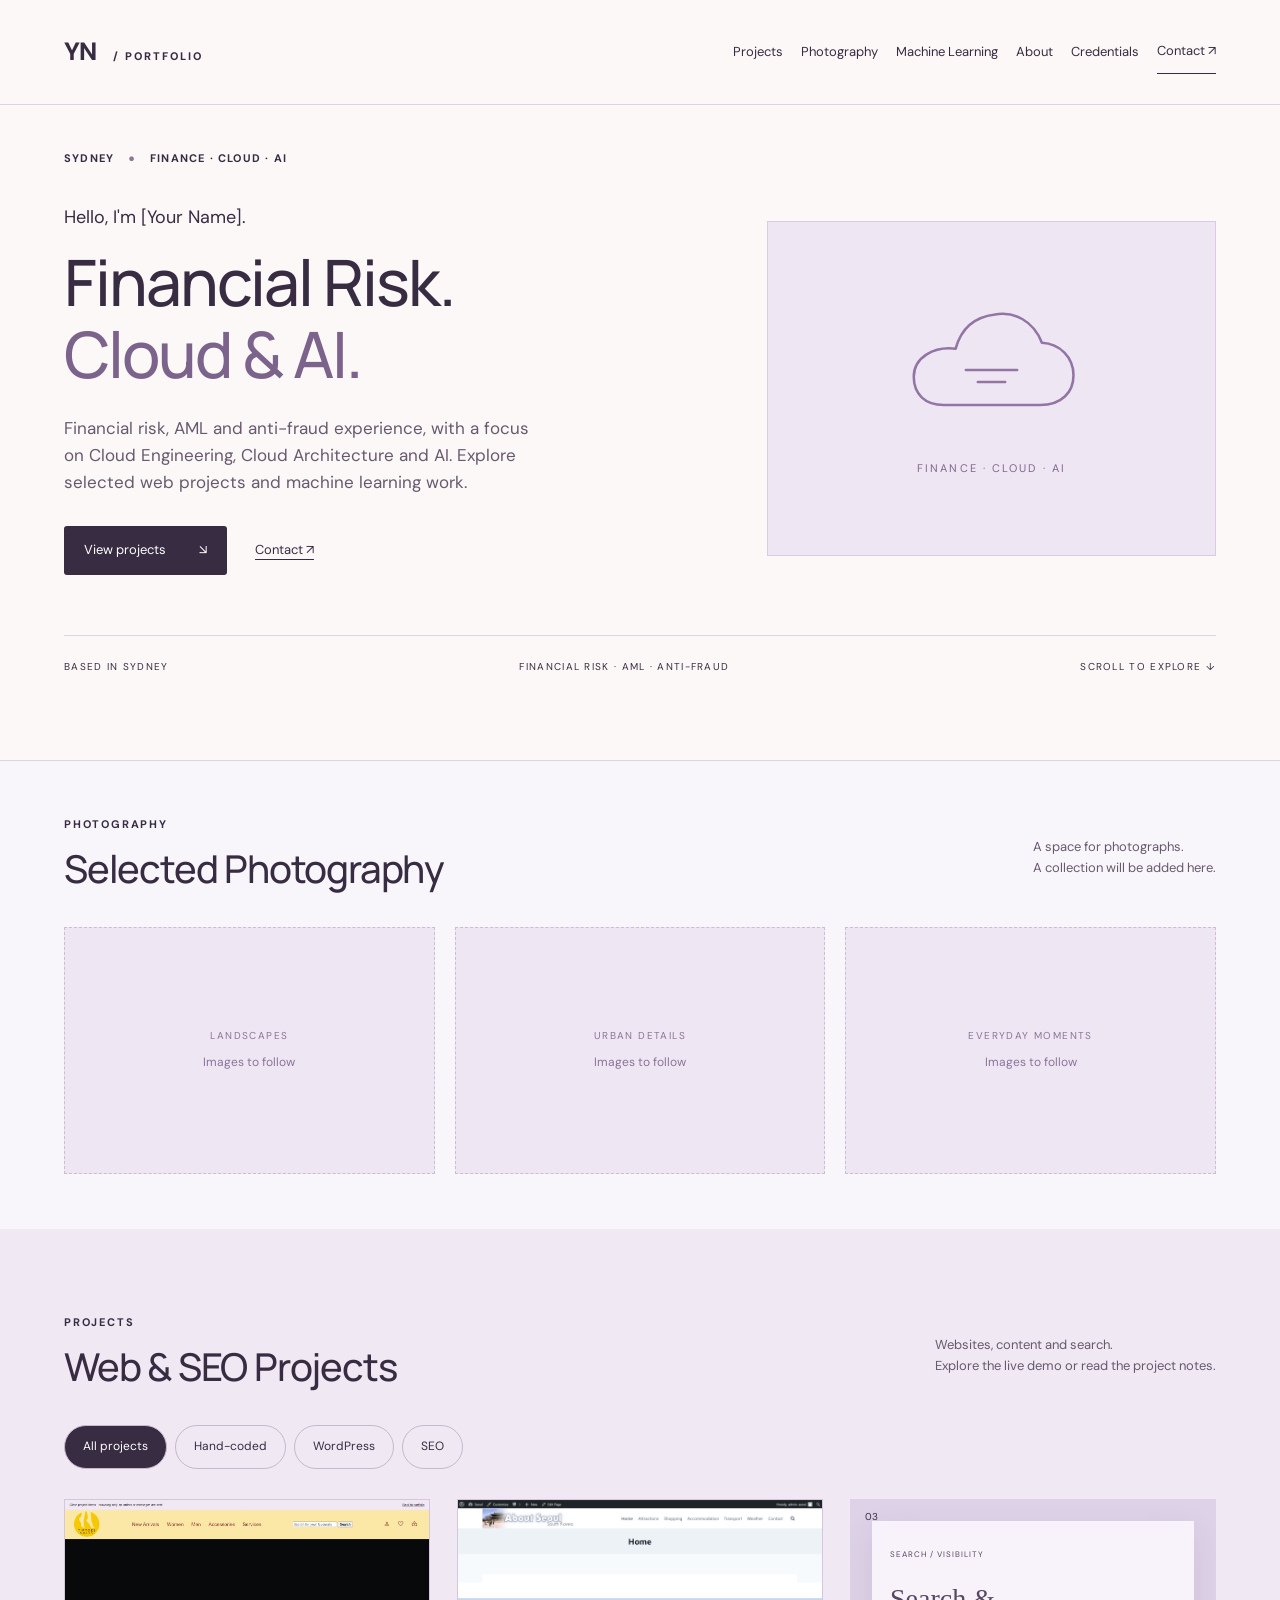
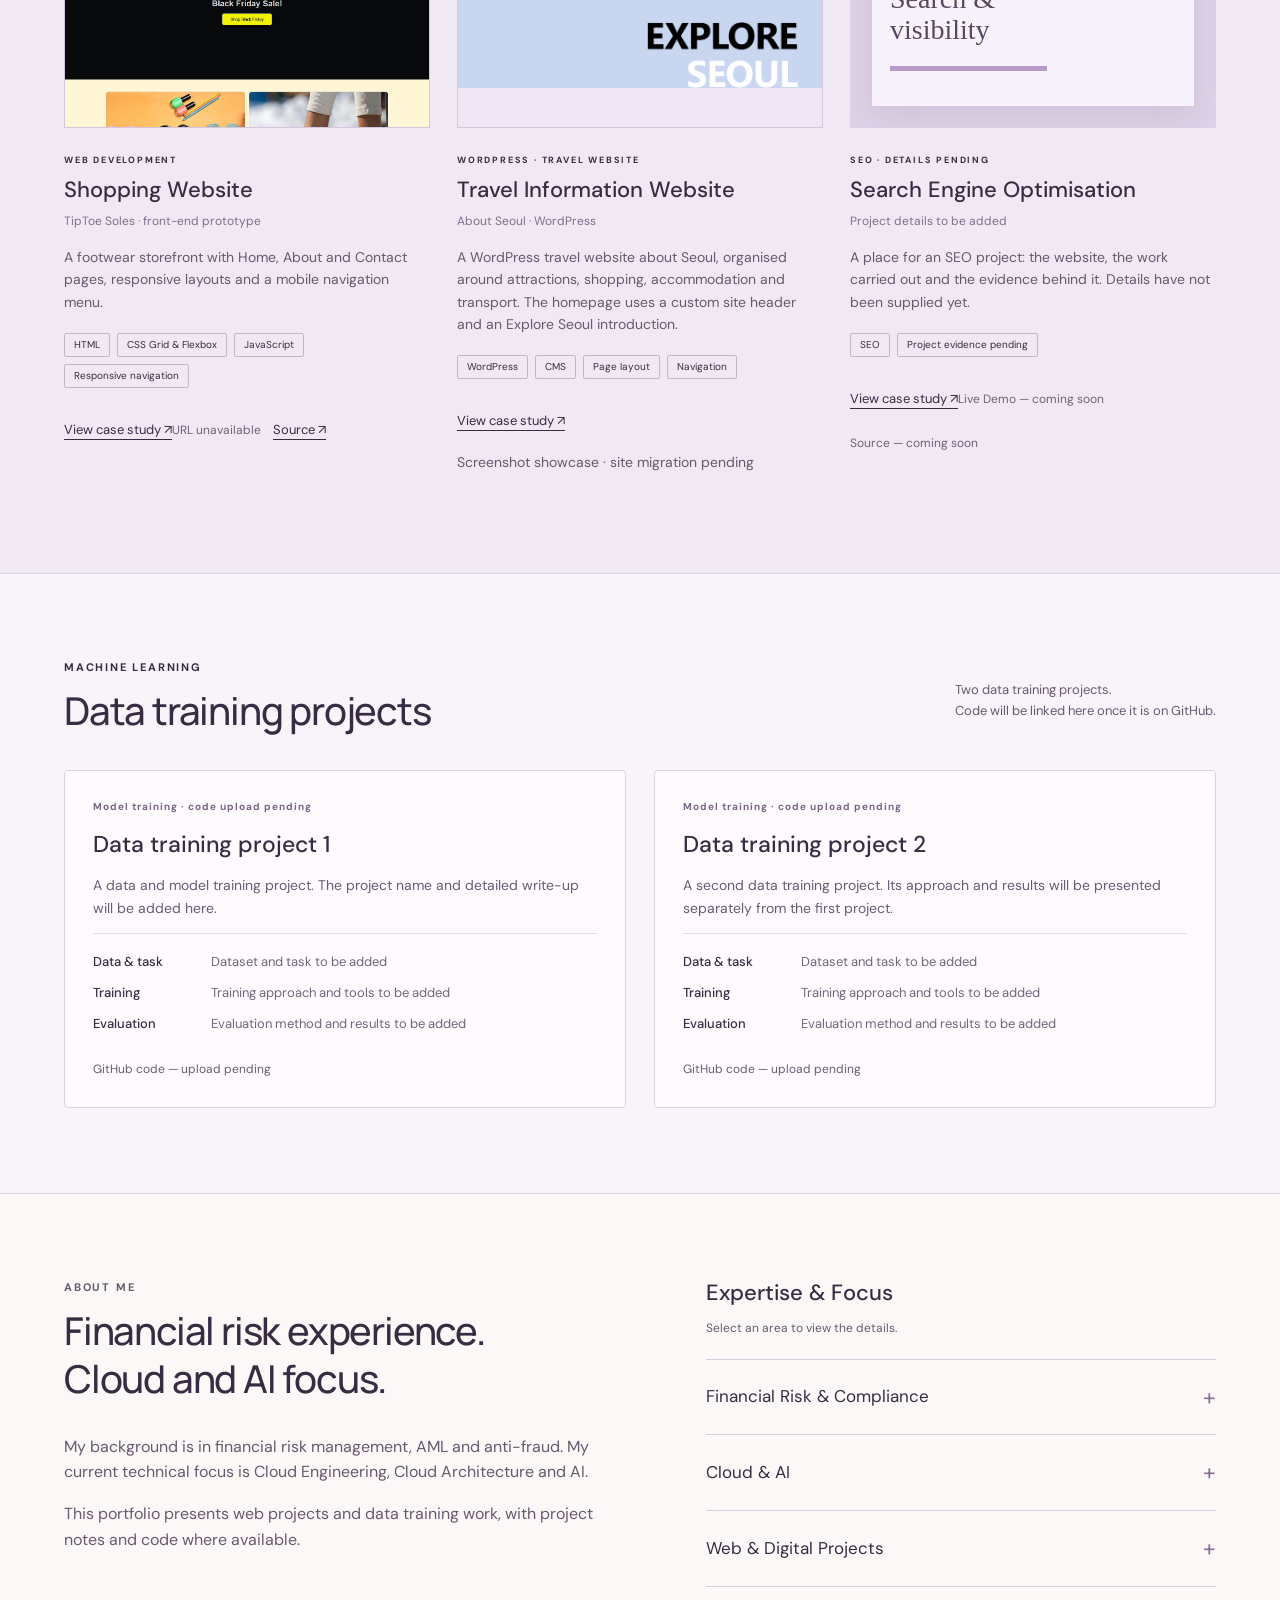
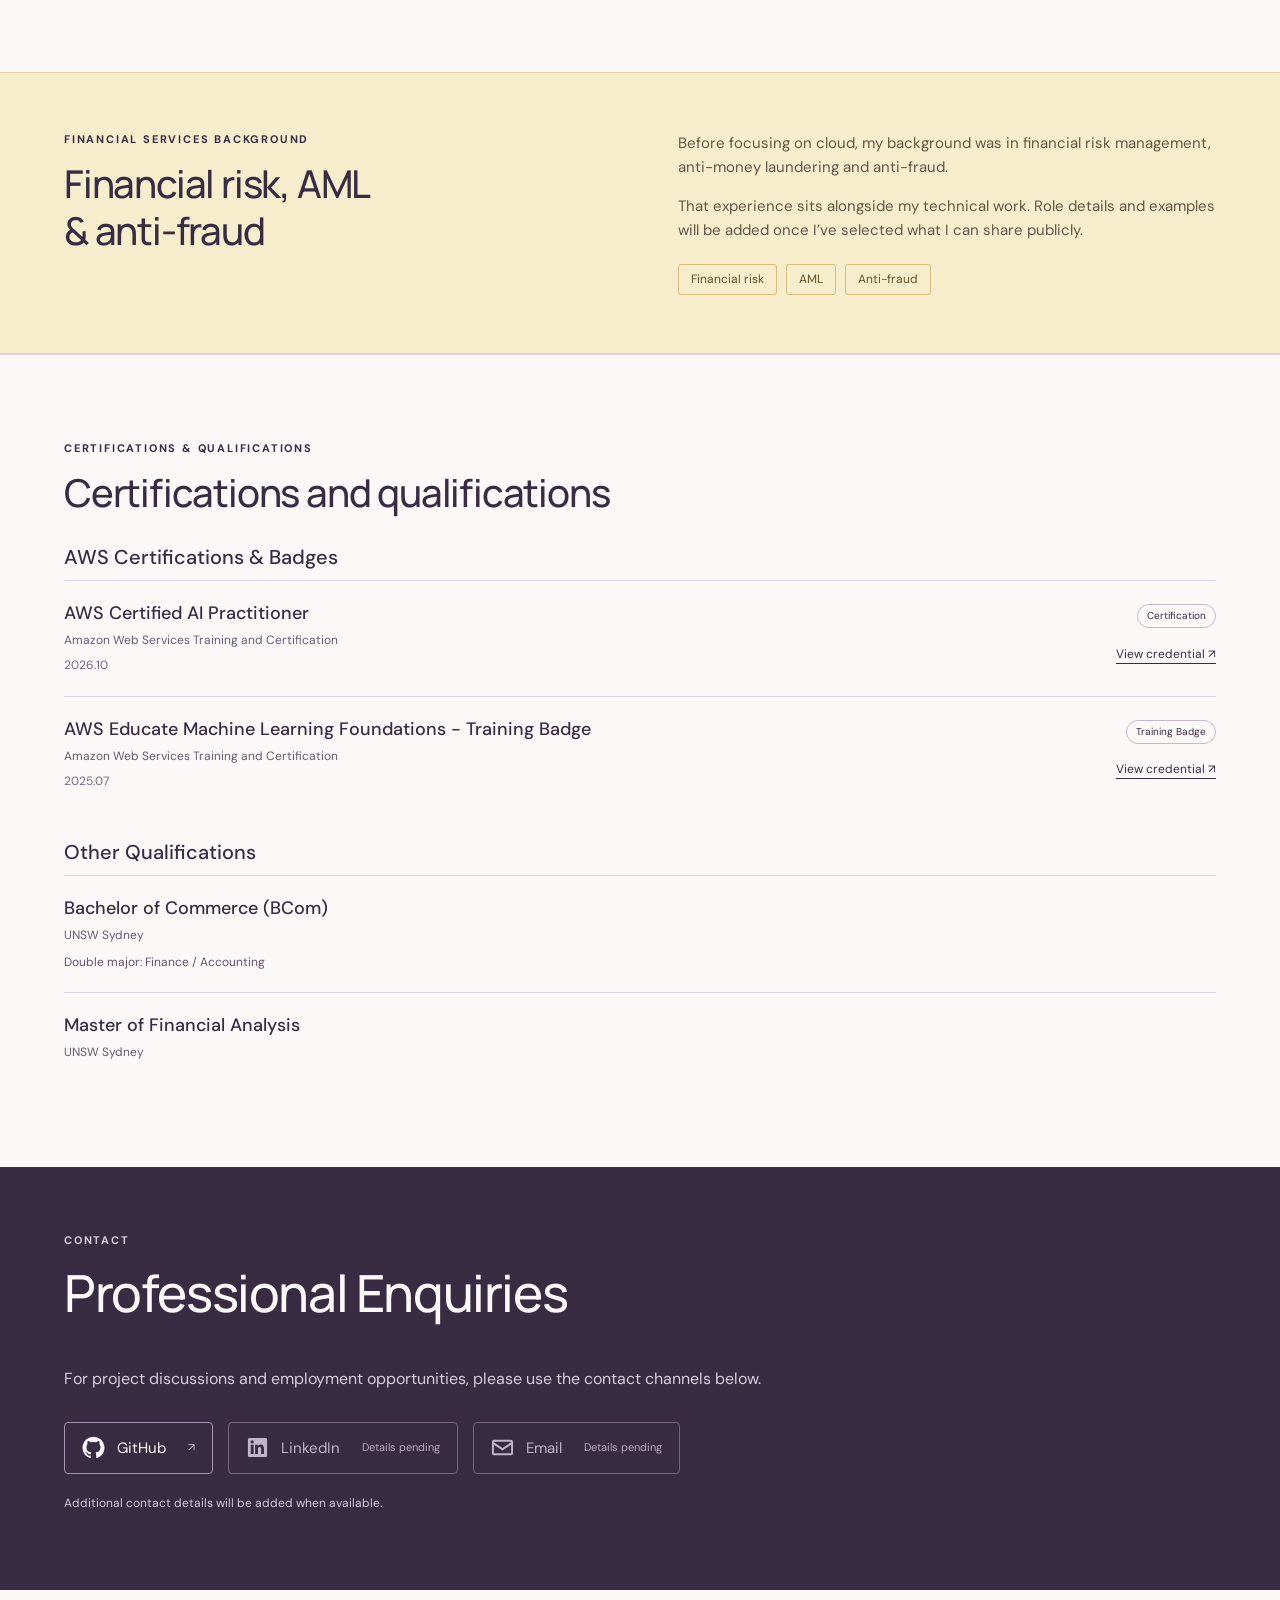
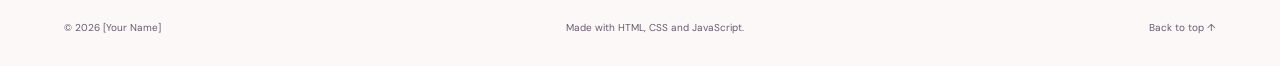
<file: index.html>
<!doctype html>
<html lang="en"><head><meta charset="utf-8"><meta name="viewport" content="width=device-width,initial-scale=1"><meta name="description" content="Portfolio spanning financial risk, cloud architecture and AI, with web projects and machine learning work."><title>Your Name — Finance, Cloud & AI</title><link rel="stylesheet" href="style.css"><script src="content.js" defer></script><script src="app.js" defer></script></head>
<body><a class="skip" href="#main">Skip to content</a><header><a class="logo" href="#">YN<span> / PORTFOLIO</span></a><nav aria-label="Main navigation"><a href="#work">Projects</a><a href="#photography">Photography</a><a href="#machine-learning">Machine Learning</a><a href="#about">About</a><a href="#credentials">Credentials</a><a href="#contact">Contact ↗</a></nav></header>
<main id="main"><section class="hero"><div class="eyebrow">SYDNEY <span>●</span> FINANCE · CLOUD · AI</div><div class="hero-grid"><div><p class="intro" id="name">Hello, I'm [Your Name].</p><h1>Financial Risk.<br><span class="hero-amp">Cloud &amp; AI.</span></h1><p class="lead" id="bio"></p><div class="actions"><a class="button" href="#work">View projects <span>↘</span></a><a class="text-link" href="#contact">Contact ↗</a></div></div><div class="signal focus-visual simple-cloud" aria-label="Cloud illustration"><svg class="cloud-icon" viewBox="0 0 240 155" fill="none" aria-hidden="true"><path d="M64 123h113c25 0 39-15 39-35 0-21-16-37-37-38C169 24 146 13 124 17 99 20 84 35 78 57c-25-3-49 10-49 33 0 20 13 33 35 33Z" stroke="currentColor" stroke-width="3" stroke-linecap="round" stroke-linejoin="round"/><path d="M90 82h60M104 96h32" stroke="currentColor" stroke-width="3" stroke-linecap="round"/></svg><p class="cloud-caption">FINANCE · CLOUD · AI</p></div></div><div class="hero-footer"><span>BASED IN SYDNEY</span><span>FINANCIAL RISK · AML · ANTI-FRAUD</span><a href="#work">SCROLL TO EXPLORE ↓</a></div></section>
<section id="photography" class="photography"><div class="section-head"><div><p class="eyebrow">PHOTOGRAPHY</p><h2>Selected Photography</h2></div><p>A space for photographs.<br>A collection will be added here.</p></div><div class="photo-placeholders" aria-label="Photography collection, images to be added"><div><span>LANDSCAPES</span><p>Images to follow</p></div><div><span>URBAN DETAILS</span><p>Images to follow</p></div><div><span>EVERYDAY MOMENTS</span><p>Images to follow</p></div></div></section><section id="work"><div class="section-head"><div><p class="eyebrow">PROJECTS</p><h2>Web &amp; SEO Projects</h2></div><p>Websites, content and search.<br>Explore the live demo or read the project notes.</p></div><div class="filters" aria-label="Filter projects"><button class="active" data-filter="all" aria-pressed="true">All projects</button><button data-filter="code" aria-pressed="false">Hand-coded</button><button data-filter="cms" aria-pressed="false">WordPress</button><button data-filter="seo" aria-pressed="false">SEO</button></div><div class="projects" id="projects"></div></section>
<section id="machine-learning" class="ml-section"><div class="section-head"><div><p class="eyebrow">MACHINE LEARNING</p><h2>Data training projects</h2></div><p>Two data training projects.<br>Code will be linked here once it is on GitHub.</p></div><div id="ml-projects" class="ml-projects"></div></section><section id="about" class="about about-compact"><div><p class="eyebrow">ABOUT ME</p><h2>Financial risk experience.<br>Cloud and AI focus.</h2><p>My background is in financial risk management, AML and anti-fraud. My current technical focus is Cloud Engineering, Cloud Architecture and AI.</p><p>This portfolio presents web projects and data training work, with project notes and code where available.</p></div><div class="skills-panel"><h3>Expertise &amp; Focus</h3><p class="note">Select an area to view the details.</p><details class="expertise-item"><summary>Financial Risk &amp; Compliance</summary><div><p>Financial risk management · AML · Anti-fraud</p><a class="text-link" href="#finance">Professional background ↗</a></div></details><details class="expertise-item"><summary>Cloud &amp; AI</summary><div><p>Focus: Cloud Engineering, Cloud Architecture and AI.</p><p>Two machine learning projects cover data and model training. Project details, evaluation results and code will be added.</p><a class="text-link" href="#machine-learning">Machine learning projects ↗</a></div></details><details class="expertise-item"><summary>Web &amp; Digital Projects</summary><div><p>HTML · CSS · JavaScript · WordPress</p><p>Development tools: Git for version control and GitHub for code hosting. SEO project details will be added separately.</p><a class="text-link" href="#work">View projects ↗</a></div></details></div></section><section id="finance" class="finance-background"><div><p class="eyebrow">FINANCIAL SERVICES BACKGROUND</p><h2>Financial risk, AML<br>&amp; anti-fraud</h2></div><div class="finance-copy"><p>Before focusing on cloud, my background was in financial risk management, anti-money laundering and anti-fraud.</p><p>That experience sits alongside my technical work. Role details and examples will be added once I’ve selected what I can share publicly.</p><div class="finance-tags"><span>Financial risk</span><span>AML</span><span>Anti-fraud</span></div></div></section><section id="credentials"><p class="eyebrow">CERTIFICATIONS &amp; QUALIFICATIONS</p><div class="section-head"><h2>Certifications and qualifications</h2></div><div id="qualifications"></div></section>
<section id="contact" class="contact"><p class="eyebrow">CONTACT</p><h2>Professional Enquiries</h2><p>For project discussions and employment opportunities, please use the contact channels below.</p><div class="actions" id="contact-links"></div><p class="note">Additional contact details will be added when available.</p></section></main><footer><span id="copyright"></span><span>Made with HTML, CSS and JavaScript.</span><a href="#">Back to top ↑</a></footer><dialog id="details" aria-labelledby="project-detail-title"><div class="dialog-toolbar"><span>Project Details</span><button id="close-dialog" aria-label="Close project details">×</button></div><div id="detail-body" tabindex="0" role="region" aria-label="Project details content"></div></dialog></body></html>
</file>
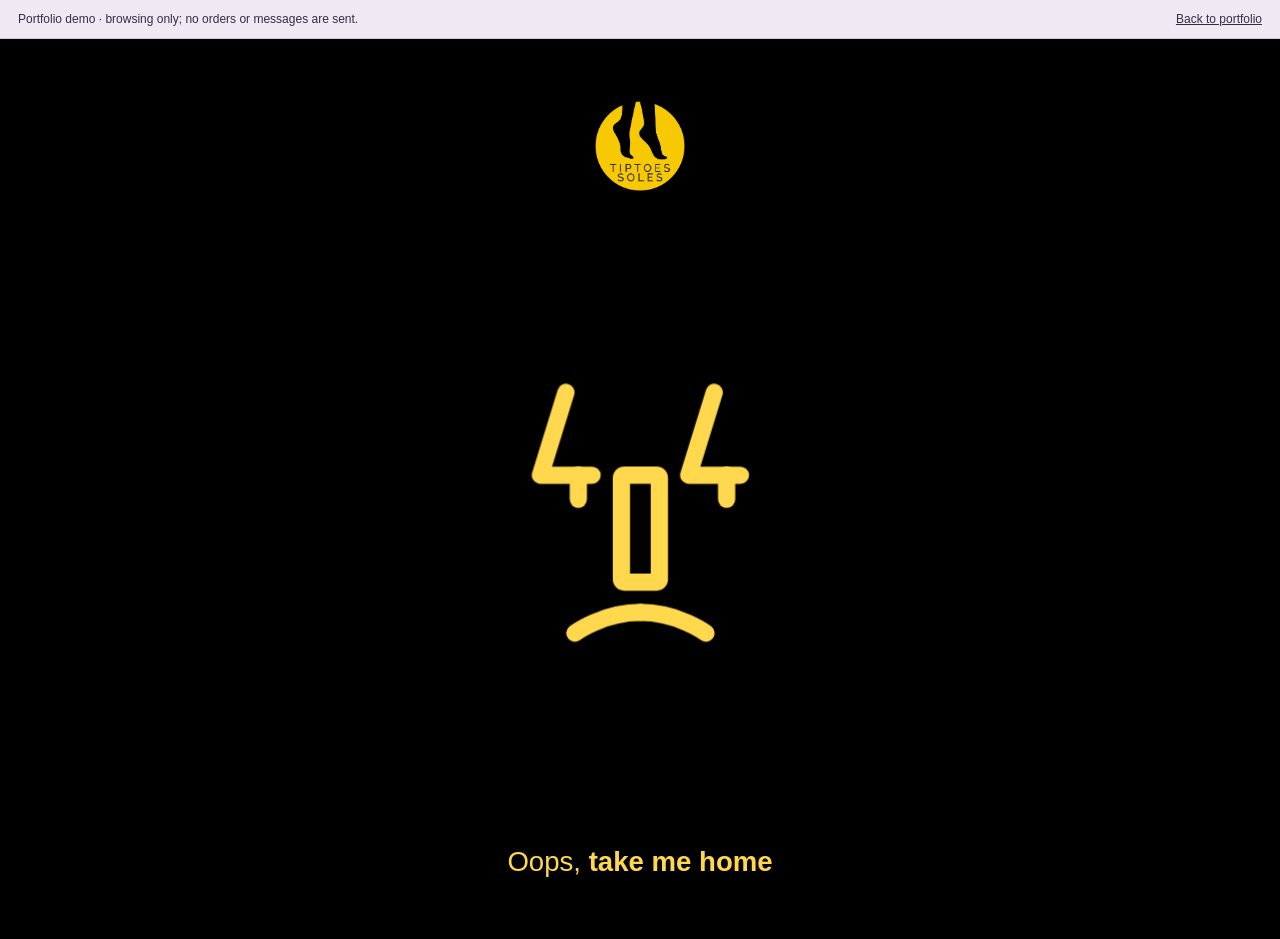
<file: demos/tiptoe/not_ready.html>
<!DOCTYPE html>
<html lang="en">
<head>
    <meta charset="UTF-8">
    <title>Lost Page</title>
    <meta name="viewport" content="width=device-width, initial-scale=1">

<style>
    /* -------------------------------------------
   内部样式：隔离的 404 动画样式
   ------------------------------------------- */

    /* CSS Reset (仅影响需要重置的元素) */
    * {
        border: 0;
        box-sizing: border-box;
        margin: 0;
        padding: 0;
    }

    /* 颜色变量和字体大小设置 */
    :root {
        /* 颜色定义 */
        --light: #ffd84d;
        /* 五官颜色 */
        --dark: #000000;
        /* 背景颜色 */
        --hue: 223;
        --sat: 10%;
        --trans-dur: 0.3s;
        color-scheme: light dark;
        font-size: clamp(1rem, 0.95rem + 0.25vw, 1.25rem);
    }

    /* 布局和主题样式：只作用于动画容器本身 (避免破坏原有 body 布局) */
    #four-zero-four {
        /* 强制主题颜色 */
        background-color: var(--dark);
        color: var(--light);

        /* 布局：占据全视口并居中内容 */
        /* ✅ 使用和主页 body 样式完全相同的字体堆栈 */
        font-family: Arial, Helvetica, sans-serif;
        line-height: 1.5;
        /* 确保行高保留 */
        font-size: 1em;
        /* 确保字体大小保留 */
        display: grid;
        place-items: center;
        height: 100vh;

        /* 过渡效果 */
        transition:
            background-color var(--trans-dur),
            color var(--trans-dur);
    }

    /* main 样式 (只作用于 #four-zero-four 内部的 main) */
    #four-zero-four main {
        padding: 1.5em 0;
    }

    /* -------------------------------------------
   动画元素样式 (已修正 Sass 嵌套和 animation 简写)
   ------------------------------------------- */

    .face {
        display: block;
        width: 12em;
        height: auto;
    }

    .face__eyes,
    .face__eye-lid,
    .face__mouth-left,
    .face__mouth-right,
    .face__nose,
    .face__pupil {
        animation: eyes 1s 0.3s cubic-bezier(0.65, 0, 0.35, 1) forwards;
    }

    .face__eye-lid,
    .face__pupil {
        animation-duration: 4s;
        animation-delay: 1.3s;
        animation-iteration-count: infinite;
    }

    .face__eye-lid {
        animation-name: eye-lid;
    }

    .face__mouth-left,
    .face__mouth-right {
        animation-timing-function: cubic-bezier(0.33, 1, 0.68, 1);
    }

    .face__mouth-left {
        animation-name: mouth-left;
    }

    .face__mouth-right {
        animation-name: mouth-right;
    }

    .face__nose {
        animation-name: nose;
    }

    .face__pupil {
        animation-name: pupil;
    }

    /* -------------------------------------------
   新增：Logo 和 “Take Me Home” 文本样式
   ------------------------------------------- */

    /* Logo 样式：继承主网站的 .logo 样式，但可能需要调整位置和颜色 */
    #four-zero-four .logo {
        /* 假设你的主网站的 .logo 已经定义了 max-width 等，这里可以覆盖或微调 */
        max-width: 100px;
        /* 保持 Logo 大小一致 */
        min-width: 60px;
        padding: 5px;
        /* 确保 Logo 在动画容器内正确显示，可能需要调整 margin 或 display */
        margin-bottom: 2em;
        /* 与动画保持一定距离 */
        z-index: 10;
        /* 确保在动画之上 */
    }

    /* “Oops, take me home” 文本容器样式 */
    .take-me-home-text {
        font-size: 1.5em;
        /* 适当放大文字 */
        margin-top: 2em;
        /* 与动画保持一定距离 */
        text-align: center;
        /* 强制颜色与五官颜色一致 */
        color: var(--light);
        /* 使用定义的亮色变量 */
        z-index: 10;
        /* 确保在动画之上 */
    }

    /* “take me home” 链接样式 */
    .take-me-home-text a {
        text-decoration: none;
        /* 移除下划线 */
        color: var(--light);
        /* 强制链接颜色与五官颜色一致 */
        font-weight: bold;
        /* 加粗链接 */
    }

    /* -------------------------------------------
   @keyframes 动画定义
   ------------------------------------------- */

    @keyframes eye-lid {

        from,
        40%,
        45%,
        to {
            transform: translateY(0);
        }

        42.5% {
            transform: translateY(17.5px);
        }
    }

    @keyframes eyes {
        from {
            transform: translateY(112.5px);
        }

        to {
            transform: translateY(15px);
        }
    }

    @keyframes pupil {

        from,
        37.5%,
        40%,
        45%,
        87.5%,
        to {
            stroke-dashoffset: 0;
            transform: translate(0, 0);
        }

        12.5%,
        25%,
        62.5%,
        75% {
            stroke-dashoffset: 0;
            transform: translate(-35px, 0);
        }

        42.5% {
            stroke-dashoffset: 35;
            transform: translate(0, 17.5px);
        }
    }

    @keyframes mouth-left {

        from,
        50% {
            stroke-dashoffset: -102;
        }

        to {
            stroke-dashoffset: 0;
        }
    }

    @keyframes mouth-right {

        from,
        50% {
            stroke-dashoffset: 102;
        }

        to {
            stroke-dashoffset: 0;
        }
    }

    @keyframes nose {
        from {
            transform: translate(0, 0);
        }

        to {
            transform: translate(0, 22.5px);
        }
    }
</style>



<link rel="stylesheet" href="demo-note.css"><script src="demo-note.js" defer></script></head>

<body><aside class="demo-note" aria-label="Demo notice"><span>Portfolio demo · browsing only; no orders or messages are sent.</span><a href="../../#work">Back to portfolio</a></aside>
    <div id="four-zero-four">
        <!-- add logo -->
        <a href="index.html">
            <img class="logo" src="images/TipToe_Soles_Logo_colour.png" alt="Your Company Logo">
        </a>

        <main>
            <svg class="face" viewBox="0 0 320 380" width="320px" height="380px"
                aria-label="A 404 becomes a face, looks to the sides, and blinks. The 4s slide up, the 0 slides down, and then a mouth appears.">
                <g fill="none" stroke="currentcolor" stroke-linecap="round" stroke-linejoin="round" stroke-width="25">
                    <g class="face__eyes" transform="translate(0, 112.5)">
                        <g transform="translate(15, 0)">
                            <polyline class="face__eye-lid" points="37,0 0,120 75,120" />
                            <polyline class="face__pupil" points="55,120 55,155" stroke-dasharray="35 35" />
                        </g>
                        <g transform="translate(230, 0)">
                            <polyline class="face__eye-lid" points="37,0 0,120 75,120" />
                            <polyline class="face__pupil" points="55,120 55,155" stroke-dasharray="35 35" />
                        </g>
                    </g>
                    <rect class="face__nose" rx="4" ry="4" x="132.5" y="112.5" width="55" height="155" />
                    <g stroke-dasharray="102 102" transform="translate(65, 334)">
                        <path class="face__mouth-left" d="M 0 30 C 0 30 40 0 95 0" stroke-dashoffset="-102" />
                        <path class="face__mouth-right" d="M 95 0 C 150 0 190 30 190 30" stroke-dashoffset="102" />
                    </g>
                </g>
            </svg>
        </main>
        <p class="take-me-home-text">
            Oops, <a href="index.html">take me home</a>
        </p>
    </div>
</body>
</file>
<file: style.css>
@import url('https://fonts.googleapis.com/css2?family=DM+Sans:wght@400;500;600;700&family=Manrope:wght@400;500;600;700;800&display=swap');
:root{--ink:#393342;--paper:#f5f2f3;--line:#dcd5de;--muted:#6b6072;--lime:#d7c9df}*{box-sizing:border-box}html{scroll-behavior:smooth;scroll-padding-top:35px}body{margin:0;background:var(--paper);color:var(--ink);font:16px/1.6 'DM Sans',sans-serif}a{color:inherit;text-decoration:none}button{font:inherit;cursor:pointer}a:focus-visible,button:focus-visible{outline:3px solid #796187;outline-offset:5px}.skip{position:absolute;left:12px;top:-60px;background:white;padding:8px}.skip:focus{top:10px;z-index:10}header,main,footer{max-width:1440px;margin:auto}header{padding:30px 5%;display:flex;justify-content:space-between;align-items:center;border-bottom:1px solid var(--line)}.logo{font-weight:800;font-size:25px;letter-spacing:-1px}.logo span{font-size:11px;letter-spacing:2px;margin-left:12px}nav{display:flex;gap:30px;font-size:13px}nav a:last-child{border-bottom:1px solid var(--ink)}section{padding:85px 5%}.hero{padding-top:45px}.eyebrow{font-size:11px;letter-spacing:1.8px;font-weight:700}.hero>.eyebrow{display:flex;align-items:center;gap:14px}.eyebrow span{color:#8d7898}.hero-grid{display:grid;grid-template-columns:1.3fr 1fr;gap:65px;align-items:center;padding:35px 0 60px}.intro{font-size:18px;margin-bottom:15px}h1,h2,h3,p{margin-top:0}h1,h2{font-family:Manrope,sans-serif;letter-spacing:-3px;font-weight:500;line-height:1.12}h1{font-size:clamp(42px,5.4vw,77px);margin-bottom:25px}em{font-family:Georgia,serif;font-weight:400}h2{font-size:clamp(34px,3.5vw,49px)}h3{font-size:22px;line-height:1.3;font-weight:500;margin-bottom:12px}.lead{max-width:480px;color:var(--muted);font-size:17px}.actions{display:flex;gap:28px;align-items:center;flex-wrap:wrap;margin-top:30px}.button{background:var(--ink);color:white;padding:14px 20px;border-radius:3px;font-size:13px}.button span{margin-left:30px}.text-link{font-size:13px;text-decoration:underline;text-underline-offset:5px}.signal{background:var(--lime);padding:25px 30px;min-height:340px;transform:rotate(-2deg);border:1px solid #bba7c5}.signal-top{display:flex;justify-content:space-between;font-size:9px;letter-spacing:1.5px}.orbit{display:flex;justify-content:center;align-items:center;height:220px;position:relative}.orbit:before{content:'';position:absolute;width:220px;height:150px;border:1px solid #9a85a6;border-radius:50%;transform:rotate(-35deg)}.code,.trust{display:grid;place-items:center;width:95px;height:95px;background:var(--ink);color:var(--lime);font:36px monospace;border-radius:50%;z-index:1}.trust{background:var(--paper);color:var(--ink);margin-top:45px}.cross{font-size:25px;margin:0 15px}.signal-bottom{display:flex;justify-content:space-between;border-top:1px solid #baa7c6;padding-top:20px;font-size:9px;letter-spacing:1px}.signal-bottom p{margin:0}.signal-bottom b{font-size:11px;font-weight:500;letter-spacing:0}.hero-footer{display:flex;justify-content:space-between;gap:15px;border-top:1px solid var(--line);padding-top:23px;font-size:10px;letter-spacing:1.3px}#work{background:#ece7ee}.section-head{display:flex;justify-content:space-between;gap:30px;align-items:end;margin-bottom:35px}.section-head h2{margin-bottom:0}.section-head>p{font-size:13px;color:var(--muted);max-width:350px}.filters{display:flex;gap:8px;margin-bottom:30px}.filters button{padding:8px 18px;border:1px solid #c6b9cd;border-radius:30px;background:transparent;color:var(--ink);font-size:12px}.filters .active{background:var(--ink);color:white}.projects{display:grid;grid-template-columns:repeat(3,1fr);gap:27px}.project-art{height:250px;margin-bottom:25px;position:relative;overflow:hidden;background:#c9bdd1;padding:35px}.art-number{position:absolute;top:10px;left:15px;font-size:10px}.mock{background:#f8f3f4;padding:20px 22px;transform:rotate(-5deg);height:210px;box-shadow:0 10px 30px #39334219}.mock small{font-size:8px;letter-spacing:1px}.mock strong{font-family:Georgia,serif;font-size:35px;line-height:1.1;display:block;white-space:pre-line;margin-top:22px;font-weight:400}.mock-line{width:55%;height:5px;background:#b39abf;margin-top:20px}.cms{background:#d9c9c9}.cms .mock{background:#655564;color:#f5e9ee;transform:rotate(5deg)}.risk{background:#c4c1d2}.risk .mock{background:#4b465f;color:#ece7f3;transform:rotate(-3deg)}.project>p:not(.eyebrow){color:var(--muted);font-size:14px}.project .eyebrow{font-size:9px}.tags{display:flex;gap:7px;flex-wrap:wrap;margin:20px 0}.tags span{font-size:10px;border:1px solid #c3b7c9;padding:3px 9px;border-radius:2px}.case-link{display:block;border:0;background:none;padding:0 0 5px;color:var(--ink);font-size:13px;text-decoration:underline;text-underline-offset:5px;margin-bottom:15px}.unavailable{font-size:11px;color:#706277;display:inline-block;margin-right:12px}.project>a{margin-right:12px}.about{display:grid;grid-template-columns:1fr 1fr;gap:100px}.about p{color:var(--muted)}.note{font-size:12px;max-width:650px}.skill-row{display:flex;gap:25px;border-top:1px solid var(--line);padding:22px 0}.skill-row>span{font-size:11px;color:var(--muted)}.skill-row h3{font-size:18px;margin-bottom:7px}.skill-row p{font-size:13px;margin:0}#credentials{border-top:1px solid var(--line)}.qualification{display:flex;align-items:center;gap:25px;border-top:1px solid var(--line);padding:26px 0}.qualification h3{font-size:19px;margin-bottom:5px}.qualification p{font-size:13px;color:var(--muted);margin:0}.q-number{font-size:11px}.status{margin-left:auto;font-size:11px;border:1px solid #c6b9cd;padding:5px 12px;border-radius:25px}.contact{background:var(--ink);color:var(--paper);padding-top:65px;padding-bottom:65px}.contact h2{font-size:clamp(40px,5vw,68px)}.contact p{color:#d7cddd}.contact .unavailable{color:#e2d8e6}.contact .note{margin-top:20px}footer{padding:30px 5%;font-size:10px;display:flex;justify-content:space-between;gap:20px;color:var(--muted)}dialog{border:0;background:var(--paper);color:var(--ink);padding:45px;max-width:640px;width:90%;max-height:85vh;border-radius:4px}dialog::backdrop{background:#292332aa}dialog h2{font-size:32px;letter-spacing:-1px}dialog h3{margin-top:25px;font-size:18px}dialog p{color:var(--muted)}#close-dialog{position:absolute;right:15px;top:10px;border:0;background:none;font-size:28px;color:var(--ink)}@media(max-width:900px){.hero-grid{gap:30px}.signal{padding:20px}.projects{grid-template-columns:1fr 1fr}.about{gap:40px}.qualification{flex-wrap:wrap}.status{margin-left:0}.hero-footer{flex-wrap:wrap}}@media(max-width:600px){header{padding:22px 6%;align-items:start}.logo span{display:block;margin:0;font-size:8px;letter-spacing:1px}nav{gap:12px;font-size:11px;flex-wrap:wrap;justify-content:end;max-width:220px}section{padding:55px 6%}.hero-grid,.about{grid-template-columns:1fr}.hero-grid{padding-top:25px}.signal{margin:15px 6px}.hero-footer{font-size:9px}.section-head{display:block}.section-head>p{margin-top:20px}.projects{grid-template-columns:1fr}.project{margin-bottom:25px}.project-art{height:280px}.mock{height:240px}.about{gap:30px}.qualification{gap:14px}.qualification>div{width:85%}.qualification .status{margin-left:28px}footer{flex-direction:column;gap:10px}h1,h2{letter-spacing:-1.8px}}@media(prefers-reduced-motion:reduce){html{scroll-behavior:auto}}


/* A closer family of lilac, rose and warm white, with plum for contrast. */
:root{--ink:#382c43;--paper:#fbf8f7;--muted:#68596f;--line:#ded3e2;--lime:#d8bee4}
html{scroll-behavior:auto}
.hero>.eyebrow{letter-spacing:1.2px;font-size:11px}
h1{font-size:clamp(40px,4.6vw,66px);letter-spacing:-2.1px;line-height:1.17;max-width:760px}
h2{font-size:clamp(30px,3vw,42px);letter-spacing:-1.2px;line-height:1.23}
.hero-grid{grid-template-columns:1.4fr 1fr}.signal{background:#dcc3e7;transform:rotate(-1deg)}
#work{background:#f0e8f3}.project-art{background:#d9bce8}.mock{background:#fffaf8;transform:rotate(-3deg)}
.cms{background:#ebc4d1}.cms .mock{background:#75475f;color:#fff5f7;transform:rotate(3deg)}
.risk{background:#c8b1e1}.risk .mock{background:#57416f;color:#faf4ff;transform:rotate(-1deg)}
.mock-line{background:#bd8fcf}.project:nth-child(2){padding-top:32px}.project:nth-child(3){padding-top:12px}
.mock strong{font-size:31px}.about{grid-template-columns:1.1fr .9fr;gap:90px}.about>div:first-child{max-width:550px}
.case-link,.filters button,nav a{min-height:44px;display:inline-flex;align-items:center}
.case-link{padding:6px 0;margin-bottom:8px}.project .unavailable{font-size:12px}
.contact h2{font-size:clamp(34px,4vw,52px);letter-spacing:-1.4px}.contact .actions{gap:22px}
.qualification{align-items:start}.status{white-space:normal}.qualification>div{min-width:0}
dialog{padding:45px 32px 32px}dialog h2{overflow-wrap:anywhere}#close-dialog{min-width:44px;min-height:44px;top:0;right:3px}
@media(max-width:900px){.hero-grid{grid-template-columns:1.2fr 1fr}.about{gap:38px}.project:nth-child(3){padding-top:0}}
@media(max-width:600px){header{align-items:center;gap:20px;flex-wrap:wrap}.logo span{display:inline;margin-left:8px}nav{max-width:none;width:100%;justify-content:space-between;gap:8px;font-size:13px}header{padding-top:18px;padding-bottom:12px}.hero>.eyebrow{font-size:10px;gap:8px;letter-spacing:.7px;flex-wrap:wrap}.hero-grid,.about{grid-template-columns:1fr}h1{font-size:41px;letter-spacing:-1.5px;line-height:1.16}.intro{font-size:17px}.hero{padding-top:28px}.signal{max-width:400px;width:calc(100% - 12px);min-height:300px}.orbit{height:185px}.signal-bottom{gap:12px}.hero-footer{font-size:10px;letter-spacing:.5px;line-height:1.8}.hero-footer a{min-height:44px;display:flex;align-items:center}.section-head>p{font-size:14px}.filters{flex-wrap:wrap}.project:nth-child(2),.project:nth-child(3){padding-top:0}.project-art{height:265px}.mock{height:225px}.qualification{display:grid;grid-template-columns:22px minmax(0,1fr);gap:10px}.qualification>div{width:auto}.qualification .status,.qualification>.unavailable,.qualification>.text-link{grid-column:2;margin:0;justify-self:start}dialog{padding:45px 22px 25px}.contact p{font-size:15px}}
/* Purple for web work; a warm yellow accent for the finance background. */
.cms{background:#d1c6de}.cms .mock{background:#645171;color:#fbf8ff}
.risk{background:#eee0a6}.risk .mock{background:#f9efc9;color:#44364e}.risk .mock-line{background:#b79640}
.skill-row:last-child{background:#f7edc9;border-top-color:#d8c888;padding:22px 18px;border-radius:3px}
.signal-bottom p:last-child{background:#f6e8b8;color:#44364e;padding:8px 12px;border-radius:2px}
.signal-bottom{align-items:start}.signal-bottom p:first-child{padding-top:8px}

/* Lighter CMS treatment; yellow stays with the financial background. */
.cms{background:#e4daec}.cms .mock{background:#f5eff9;color:#51415e}.cms .mock-line{background:#b5a0c6}
.seo{background:#d7deea}.seo .mock{background:#f1f4fa;color:#3f4b64;transform:rotate(-1deg)}.seo .mock-line{background:#91a3c2}
h1{font-size:clamp(37px,4.3vw,61px);line-height:1.12;letter-spacing:-1.7px}.hero-amp{font-family:Georgia,serif;color:#877093}
.hero-grid{grid-template-columns:1.45fr 1fr;gap:52px}.cloud-sketch{padding:25px 30px;min-height:0;background:#e5d7ed;transform:rotate(-1deg)}
.cloud-flow{padding:22px 18px 5px}.cloud-node{background:#faf7fc;border:1px solid #bdaacb;padding:12px 18px;text-align:center;border-radius:5px;font-size:16px;font-weight:500}.cloud-node span{display:block;font-size:11px;font-weight:400;color:#68596f;margin-top:3px}.visitors{max-width:185px;margin:auto}.flow-arrow{display:flex;justify-content:center;align-items:center;gap:8px;height:29px;font-size:18px;color:#776184}.flow-arrow span{font-size:10px;letter-spacing:1px}.cloud-boundary{border:1px dashed #a994ba;border-radius:8px;padding:12px 18px 18px}.boundary-label{font-size:9px;letter-spacing:1.2px;margin:0 0 10px;text-align:center}.app-node{background:#d5c0e2}.storage-node{background:#eee6f3}.sketch-note{font-size:11px;margin:10px 0 0;color:#68596f;text-align:center}
@media(max-width:900px){.hero-grid{grid-template-columns:1.2fr 1fr;gap:25px}.cloud-sketch{padding:22px 18px}.cloud-flow{padding:20px 3px 4px}}
@media(max-width:600px){.hero-grid{grid-template-columns:1fr}h1{font-size:clamp(32px,8.6vw,45px);letter-spacing:-1px}.cloud-sketch{width:calc(100% - 12px);max-width:420px}.hero-footer span{overflow-wrap:anywhere}.signal-top{gap:12px;line-height:1.5}.filters{gap:7px}.filters button{padding:8px 15px}}

/* Calm, level hero and a separate finance background section. */
.focus-visual{transform:none!important;background:#eee6f3;border:1px solid #d9cbe2;min-height:350px;display:flex;flex-direction:column;align-items:center;justify-content:center;padding:35px;box-shadow:none}
.cloud-icon{width:215px;max-width:75%;height:auto;color:#8c719e}.focus-caption{font-size:22px;margin:12px 0 5px;letter-spacing:-.4px}.focus-sub{font-size:13px;color:#6e5c78;margin:0}.focus-topics{display:flex;gap:18px;margin-top:25px;font-size:11px;letter-spacing:1px;color:#766280}.focus-topics span+span:before{content:'·';margin-right:18px}
.seo{background:#ded2e8}.seo .mock{background:#f8f3fb;color:#584762}.seo .mock-line{background:#b59bc5}
.tiptoe{background:#ded1e8}.tiptoe .mock{background:#fffaf0;color:#473b4e;transform:none;display:flex;align-items:center;justify-content:center;flex-direction:column;height:100%;padding:18px}.tiptoe .mock small,.tiptoe .mock-line{display:none}.tiptoe .mock strong{font:500 23px/1.2 'DM Sans',sans-serif;margin-top:12px}.project-logo{display:block;width:130px;max-width:75%;max-height:125px;object-fit:contain}
.finance-background{background:#f6edcd;display:grid;grid-template-columns:1fr 1fr;gap:75px;border-top:1px solid #e6d79f;border-bottom:1px solid #e6d79f;padding-top:58px;padding-bottom:58px}.finance-background h2{font-size:clamp(29px,3vw,41px);margin-bottom:0}.finance-copy p{font-size:15px;color:#635745;max-width:550px}.finance-tags{display:flex;gap:9px;flex-wrap:wrap;margin-top:22px}.finance-tags span{border:1px solid #d6bf76;color:#62522a;padding:5px 12px;font-size:12px;border-radius:3px}
@media(max-width:600px){.focus-visual{min-height:285px;padding:28px 20px;margin:10px 0;width:100%;max-width:none}.cloud-icon{width:175px}.focus-caption{font-size:21px}.finance-background{grid-template-columns:1fr;gap:25px}.project-logo{max-height:140px}.tiptoe .mock{height:100%}}

.screenshot-art{padding:0;border:1px solid #d5c5df;background:#fff6d5}.project-screenshot{display:block;width:100%;height:100%;object-fit:cover;object-position:top}.demo-link{display:inline-flex;align-items:center;min-height:44px;background:#584263;color:#fff;padding:9px 15px;border-radius:3px;text-decoration:none;font-size:13px;margin-top:6px;margin-right:14px}.demo-link:hover{background:#71557f}dialog .demo-link{margin-top:15px}

.ml-section{background:#f8f4fa;border-top:1px solid #ded3e2;border-bottom:1px solid #ded3e2}.ml-projects{display:grid;grid-template-columns:repeat(2,minmax(0,1fr));gap:28px}.ml-card{border:1px solid #dcd0e3;border-radius:4px;background:#fdfbfe;padding:28px}.ml-card>.eyebrow{font-size:10px;letter-spacing:1px;color:#796386}.ml-card>p:not(.eyebrow){font-size:14px;color:#6b5a73}.ml-card h3{font-size:23px;margin:15px 0}.ml-facts{border-top:1px solid #e4dce8;padding-top:18px;display:grid;grid-template-columns:100px 1fr;gap:10px 18px;font-size:13px}.ml-facts dt{font-weight:500}.ml-facts dd{margin:0;color:#74657b}.ml-pending{font-size:12px!important;margin:25px 0 0}.skills-panel .skill-row{gap:0}.skills-panel .skill-kind{font-size:9px;letter-spacing:1.2px;color:#8a7296;margin-bottom:9px}.skills-panel .skill-tools{font-size:12px;margin-top:10px;line-height:1.6}.skills-panel .skill-row:last-child .skill-kind{color:#7c692d}nav{gap:22px}
@media(max-width:900px){nav{gap:14px;font-size:12px}}
@media(max-width:600px){.ml-projects{grid-template-columns:1fr;gap:20px}.ml-card{padding:22px}.ml-facts{grid-template-columns:80px 1fr;gap:10px}nav{justify-content:flex-start;gap:0 19px;font-size:13px}nav a{min-height:44px}.ml-card>.eyebrow{line-height:1.7}}

.seoul.screenshot-art{background:#e9eef5}.seoul .project-screenshot{object-fit:cover;object-position:center}.detail-screenshot{width:100%;height:auto;display:block;margin:25px 0 15px;border:1px solid #ded3e2}.qualification-group{font-size:23px;margin-top:38px;margin-bottom:15px}.qualification-group:first-child{margin-top:10px}.qualification .q-number{display:none}.qualification{gap:22px}
@media(max-width:600px){.qualification{grid-template-columns:minmax(0,1fr)}.qualification .status,.qualification>.unavailable,.qualification>.text-link{grid-column:1}.seoul .project-screenshot{object-fit:contain}}

/* Screenshots retain their intrinsic ratio, including every menu and page edge. */
.project-art.screenshot-art{height:auto!important;min-height:0;aspect-ratio:auto;padding:0;overflow:visible;transform:none}
.project-art.screenshot-art .project-screenshot{width:100%;height:auto!important;max-height:none;display:block;object-fit:contain;object-position:center;aspect-ratio:auto;transform:none}
.detail-screenshot{width:100%;height:auto;object-fit:contain}.projects{align-items:start}.project .project-name{font-size:12px!important;color:#826e8d!important;margin-top:-5px;margin-bottom:15px}
.contact-channel{display:inline-flex;align-items:center;gap:12px;min-height:52px;border:1px solid #a494b1;padding:12px 17px;border-radius:4px;font-size:15px;color:#fcf8ff;text-decoration:none}
.contact-channel svg{width:23px;height:23px;fill:currentColor;flex:none}.contact-channel .channel-state{font-size:11px;margin-left:10px;color:#d1c3da}.contact-channel[href]:hover{background:#55415f;border-color:#ddd0e5}.contact-pending{color:#c1b5cb;border-color:#786582}.contact-pending .channel-state{color:#b9aac4}.contact .actions{gap:15px}
@media(max-width:600px){.contact-channel{width:100%;justify-content:flex-start}.contact-channel .channel-state{margin-left:auto}.project-art.screenshot-art{height:auto!important}.project .project-name{font-size:12px!important}}

/* Consistent preview frames; originals remain available in the case studies. */
.projects>.project:nth-child(n){padding-top:0}.project-art,.project-art.screenshot-art{height:auto!important;min-height:0;aspect-ratio:16/10;overflow:hidden;padding:0;display:block}
.project-art.screenshot-art .project-screenshot{width:100%;height:100%!important;object-fit:cover;object-position:top center;aspect-ratio:auto}.project-art:not(.screenshot-art){padding:22px}.project-art:not(.screenshot-art) .mock{height:100%;transform:none;padding:18px}.project-art .mock strong{font-size:28px;margin-top:20px}.detail-screenshot{width:100%;height:auto!important;object-fit:contain}
.about-compact{grid-template-columns:1.1fr 1fr;align-items:start;gap:80px}.about-compact>div:first-child{max-width:550px}.about-compact h2{font-size:clamp(30px,3vw,42px)}.skills-panel>.note{margin-bottom:20px}
.expertise-item{border-top:1px solid #d9ccdf}.expertise-item:last-child{border-bottom:1px solid #d9ccdf}.expertise-item summary{cursor:pointer;list-style:none;display:flex;justify-content:space-between;align-items:center;gap:20px;padding:19px 0;font-size:17px;min-height:60px}.expertise-item summary::-webkit-details-marker{display:none}.expertise-item summary:after{content:'+';font-size:23px;color:#866f94}.expertise-item[open] summary:after{content:'−'}.expertise-item summary:focus-visible{outline:3px solid #796187;outline-offset:3px}.expertise-item>div{padding:0 0 22px}.expertise-item p{font-size:14px;margin-bottom:13px}.expertise-item a{display:inline-flex;align-items:center;min-height:36px}
.domain-visual{align-items:stretch;min-height:0;padding:28px;background:#eee6f3;gap:17px}.domain-visual>.eyebrow{margin:0;color:#786283}.domain-tile{border:1px solid #cdbcd7;border-radius:4px;padding:20px;background:#e0d1e9}.domain-tile>span{display:block;font-size:10px;letter-spacing:1.7px;color:#796188;margin-bottom:10px}.domain-tile strong{font-size:19px;font-weight:500;line-height:1.4;display:block}.finance-tile{background:#f6e9ba;border-color:#e0cc83}.finance-tile>span{color:#79652e}.domain-pair{display:grid;grid-template-columns:1fr 1fr;gap:14px}.ai-tile{background:#f9f5fc}.hero-grid{align-items:center}h1{font-size:clamp(44px,5vw,72px);letter-spacing:-2px}.hero-amp{color:#7c638b;font-family:inherit}
@media(max-width:900px){.about-compact{gap:40px}.domain-visual{padding:22px}.domain-tile{padding:16px}.domain-tile strong{font-size:17px}}
@media(max-width:600px){.about-compact{grid-template-columns:1fr;gap:30px}.project-art,.project-art.screenshot-art{height:auto!important;aspect-ratio:16/10}.project-art.screenshot-art .project-screenshot{height:100%!important;object-fit:cover;object-position:top center}.domain-visual{padding:22px;gap:14px}.domain-tile{padding:16px}.domain-tile strong{font-size:17px}h1{font-size:clamp(42px,11vw,58px);letter-spacing:-1.5px}.expertise-item summary{font-size:16px}}
/* Keep the full image width so the navigation never loses its left/right edges. */
.project-art.screenshot-art{background:#eee7f3}
.project-art.screenshot-art .project-screenshot{width:100%;height:auto!important;max-height:none;object-fit:contain;object-position:top center;display:block}

.simple-cloud{min-height:335px;gap:28px;padding:40px;justify-content:center;background:#eee6f3}.simple-cloud .cloud-icon{width:205px;max-width:75%;color:#9375a5}.cloud-caption{margin:0;font-size:11px;letter-spacing:2.1px;color:#80658f}
dialog#details{padding:0;overflow:hidden;max-height:85vh;max-height:85dvh;width:min(640px,92vw);border:1px solid #d9cbe1}
dialog#details[open]{display:flex;flex-direction:column}.dialog-toolbar{display:flex;align-items:center;justify-content:space-between;gap:20px;flex:none;min-height:60px;padding:8px 12px 8px 30px;background:#f4eef7;border-bottom:1px solid #ded2e5;z-index:1}.dialog-toolbar>span{font-size:11px;letter-spacing:1.3px;text-transform:uppercase;color:#786184}
dialog#details #close-dialog{position:static;display:grid;place-items:center;min-width:44px;min-height:44px;padding:0;line-height:1;flex:none;border-radius:3px}.dialog-toolbar #close-dialog:hover{background:#e4d8ec}
#detail-body{min-height:0;overflow-y:auto;overscroll-behavior:contain;padding:27px 32px 35px;scrollbar-gutter:stable}#detail-body:focus-visible{outline:2px solid #9a80aa;outline-offset:-3px}#detail-body>.eyebrow{margin-bottom:12px}
@media(max-width:600px){.simple-cloud{min-height:260px;padding:30px;gap:22px}.simple-cloud .cloud-icon{width:175px}dialog#details{width:94vw;max-height:88dvh}.dialog-toolbar{padding-left:22px;min-height:56px}#detail-body{padding:23px 22px 30px}.cloud-caption{font-size:10px;letter-spacing:1.8px}}

.qualification{display:grid;grid-template-columns:minmax(0,1fr) auto;gap:24px;align-items:center}.qualification-info h3{line-height:1.4;overflow-wrap:anywhere}.qualification .qualification-details{margin-top:7px;color:#65516f}.qualification .qualification-dates{margin-top:10px;font-size:12px;color:#786682}.qualification-actions{display:flex;flex-direction:column;align-items:flex-end;gap:15px}.qualification-actions .status{margin:0}.qualification-actions a{min-height:36px;display:inline-flex;align-items:center;white-space:nowrap}.qualification-info{max-width:850px}
@media(max-width:600px){.qualification{grid-template-columns:minmax(0,1fr);gap:14px}.qualification-actions{flex-direction:row;align-items:center;justify-content:space-between;gap:16px;flex-wrap:wrap}.qualification>div{width:100%}.qualification-actions .status{grid-column:auto}.qualification-info h3{font-size:19px}.qualification .qualification-dates{line-height:1.7}}

/* Compact credential layout, preserving the established purple palette. */
#credentials .section-head{margin-bottom:22px}#credentials .qualification-group{font-size:20px;margin-top:28px;margin-bottom:10px}.qualification{padding:20px 0}.qualification-info h3{font-size:18px;margin-bottom:5px}.qualification-info p{font-size:12px}.qualification .qualification-dates{margin-top:6px;font-size:12px}.qualification-actions{gap:8px}.qualification-actions .status{font-size:10px;padding:3px 9px}.qualification-actions a{font-size:12px;min-height:36px}
@media(max-width:600px){.qualification{gap:10px}.qualification-actions{gap:12px}.qualification-info h3{font-size:18px}}

.photography{padding-top:55px;padding-bottom:55px;border-top:1px solid #ded3e2;background:#f9f6fb}.photography h2{font-size:clamp(28px,3vw,40px)}.photo-placeholders{display:grid;grid-template-columns:repeat(3,minmax(0,1fr));gap:20px}.photo-placeholders>div{aspect-ratio:3/2;display:flex;align-items:center;justify-content:center;flex-direction:column;border:1px dashed #ccbcd6;background:#eee6f3;color:#8b739a}.photo-placeholders span{font-size:10px;letter-spacing:1.4px}.photo-placeholders p{font-size:12px;margin:9px 0 0}header nav{flex-wrap:wrap;justify-content:flex-end;gap:5px 18px}
@media(max-width:600px){.photo-placeholders{grid-template-columns:1fr}.photography{padding-top:40px;padding-bottom:40px}header nav{justify-content:flex-start;gap:0 16px}}
</file>
<file: demos/tiptoe/demo-note.css>
.demo-note{box-sizing:border-box;grid-column:1/-1;background:#f0e8f3;color:#382c43;padding:10px 18px;display:flex;justify-content:space-between;gap:12px;flex-wrap:wrap;font:12px/1.5 Arial,sans-serif;border-bottom:1px solid #d5c5df}.demo-note a{color:#382c43;text-decoration:underline}.demo-note a:focus-visible{outline:2px solid #796187;outline-offset:3px}.demo-message{font:14px/1.5 Arial,sans-serif;color:#382c43;padding:10px;background:#f0e8f3}.demo-note+header{grid-row:auto}
</file>
